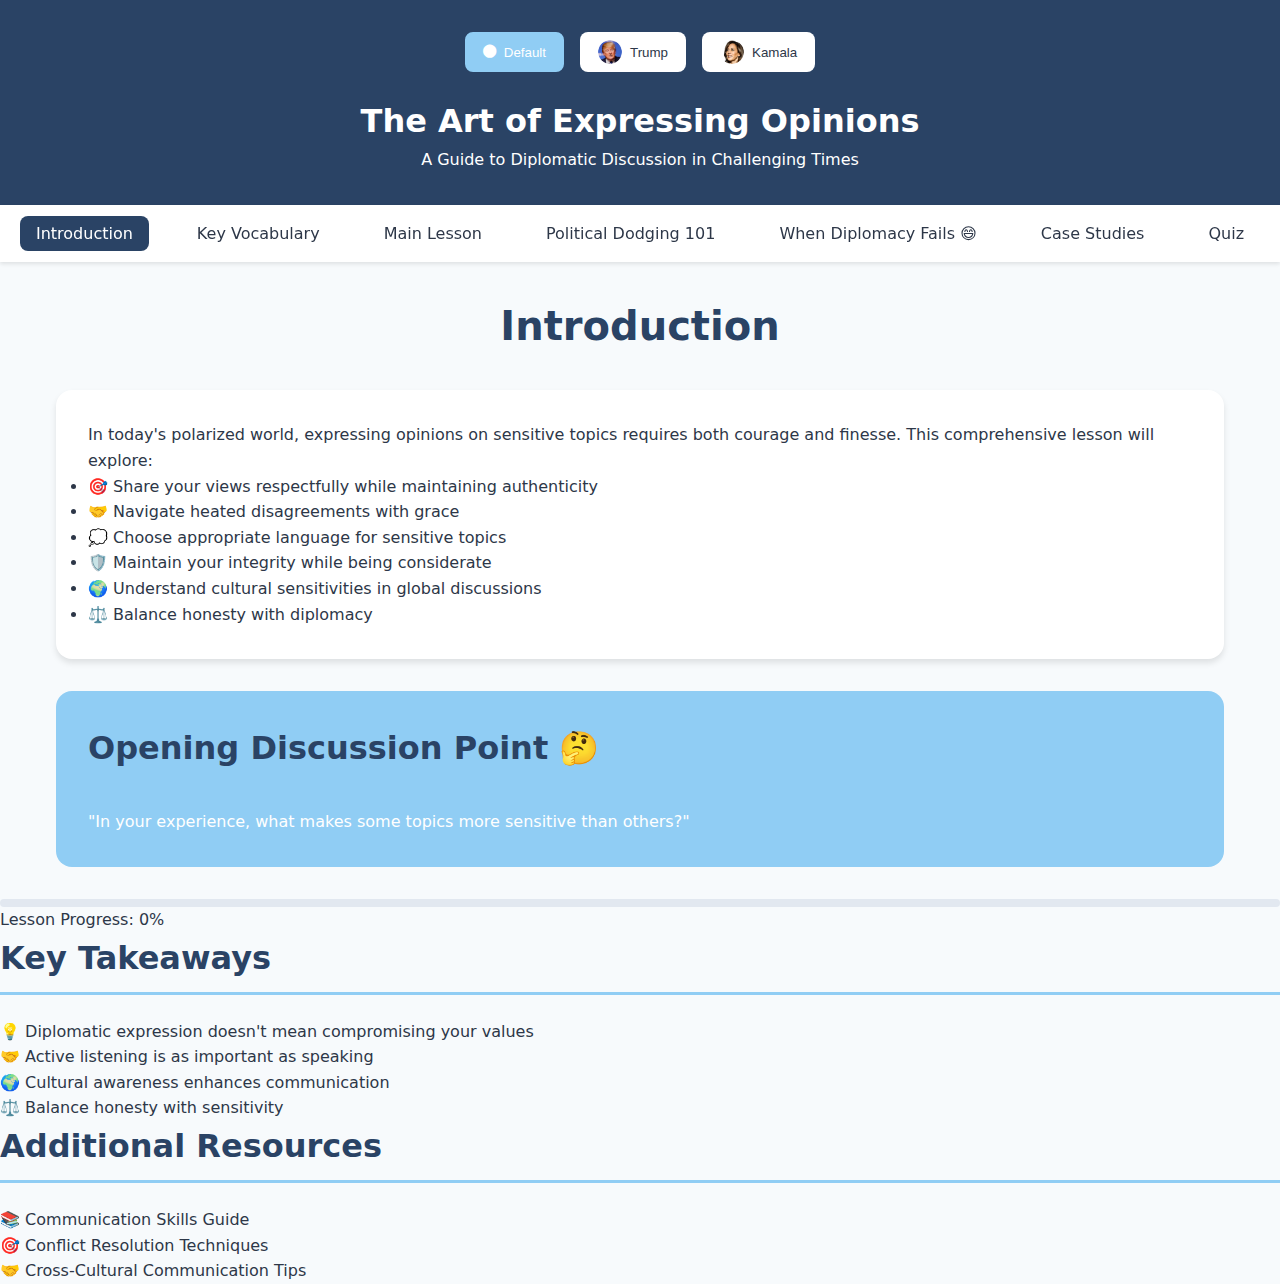
<file: index.html>
<!DOCTYPE html>
<html lang="en">
<head>
    <meta charset="UTF-8">
    <meta name="viewport" content="width=device-width, initial-scale=1.0">
    <title>Expressing Opinions Diplomatically</title>
    <link href="https://cdnjs.cloudflare.com/ajax/libs/font-awesome/6.0.0/css/all.min.css" rel="stylesheet">
    <link rel="stylesheet" href="styles.css">
    <script src="script.js" defer></script>
</head>
<body class="theme-default">
    <header>
        <div class="theme-toggles">
            <button id="default-theme" class="theme-btn active">
                <i class="fas fa-circle"></i> Default
            </button>
            <button id="trump-theme" class="theme-btn">
                <img src="trump.png" alt="Trump theme" /> Trump
            </button>
            <button id="harris-theme" class="theme-btn">
                <img src="kamala.png" alt="Harris theme" /> Kamala
            </button>
        </div>
        <h1>The Art of Expressing Opinions</h1>
        <p class="subtitle">A Guide to Diplomatic Discussion in Challenging Times</p>
    </header>

    <nav class="lesson-nav">
        <ul>
            <li><a href="#intro" class="active">Introduction</a></li>
            <li><a href="#vocabulary">Key Vocabulary</a></li>
            <li><a href="#main-lesson">Main Lesson</a></li>
            <li><a href="#political-dodging">Political Dodging 101</a></li>
            <li><a href="#diplomatic-fails">When Diplomacy Fails 😄</a></li>
            <li><a href="#case-studies">Case Studies</a></li>
            <li><a href="#quiz">Quiz</a></li>
        </ul>
    </nav>

    <main>
        <section id="intro" class="section active">
            <h2>Introduction</h2>
            <div class="content-card">
                <p>In today's polarized world, expressing opinions on sensitive topics requires both courage and finesse. This comprehensive lesson will explore:</p>
                <ul>
                    <li>🎯 Share your views respectfully while maintaining authenticity</li>
                    <li>🤝 Navigate heated disagreements with grace</li>
                    <li>💭 Choose appropriate language for sensitive topics</li>
                    <li>🛡️ Maintain your integrity while being considerate</li>
                    <li>🌍 Understand cultural sensitivities in global discussions</li>
                    <li>⚖️ Balance honesty with diplomacy</li>
                </ul>
            </div>

            <div class="discussion-question">
                <h3>Opening Discussion Point 🤔</h3>
                <p>"In your experience, what makes some topics more sensitive than others?"</p>
            </div>
        </section>

        <section id="vocabulary" class="section">
            <h2>Essential Vocabulary</h2>
            <div class="flashcard-container">
                <div class="flashcard">
                    <div class="front">
                        <h3>Contentious</h3>
                        <p>Click to reveal meaning</p>
                    </div>
                    <div class="back">
                        <p>Causing or likely to cause disagreement or argument</p>
                        <p>Example: "Immigration is often a contentious topic."</p>
                    </div>
                </div>
                
                <div class="flashcard">
                    <div class="front">
                        <h3>Diplomatic</h3>
                        <p>Click to reveal meaning</p>
                    </div>
                    <div class="back">
                        <p>Having or showing an ability to deal with people in a sensitive and tactful way</p>
                        <p>Example: "She gave a diplomatic response to the controversial question."</p>
                    </div>
                </div>

                <div class="flashcard">
                    <div class="front">
                        <h3>Nuanced</h3>
                        <p>Click to reveal meaning</p>
                    </div>
                    <div class="back">
                        <p>Characterized by subtle differences, variations, or distinctions</p>
                        <p>Example: "The issue requires a more nuanced approach."</p>
                    </div>
                </div>

                <div class="flashcard">
                    <div class="front">
                        <h3>Polarizing</h3>
                        <p>Click to reveal meaning</p>
                    </div>
                    <div class="back">
                        <p>Dividing people into sharply opposing groups</p>
                        <p>Example: "Social media can be a polarizing influence."</p>
                    </div>
                </div>

                <div class="flashcard">
                    <div class="front">
                        <h3>Rhetoric</h3>
                        <p>Click to reveal meaning</p>
                    </div>
                    <div class="back">
                        <p>Language designed to persuade or make an impact</p>
                        <p>Example: "The politician's rhetoric appealed to emotions rather than facts."</p>
                    </div>
                </div>

                <div class="flashcard">
                    <div class="front">
                        <h3>Discourse</h3>
                        <p>Click to reveal meaning</p>
                    </div>
                    <div class="back">
                        <p>Written or spoken communication or debate</p>
                        <p>Example: "We need more civil discourse in our political discussions."</p>
                    </div>
                </div>

                <div class="flashcard">
                    <div class="front">
                        <h3>Empathetic</h3>
                        <p>Click to reveal meaning</p>
                    </div>
                    <div class="back">
                        <p>Showing ability to understand and share others' feelings</p>
                        <p>Example: "An empathetic approach can help bridge differences."</p>
                    </div>
                </div>

                <div class="flashcard">
                    <div class="front">
                        <h3>Impartial</h3>
                        <p>Click to reveal meaning</p>
                    </div>
                    <div class="back">
                        <p>Treating all sides fairly and equally</p>
                        <p>Example: "The moderator remained impartial throughout the debate."</p>
                    </div>
                </div>

                <div class="flashcard">
                    <div class="front">
                        <h3>Substantiated</h3>
                        <p>Click to reveal meaning</p>
                    </div>
                    <div class="back">
                        <p>Supported or proven with evidence</p>
                        <p>Example: "Make sure your arguments are well-substantiated."</p>
                    </div>
                </div>

                <div class="flashcard">
                    <div class="front">
                        <h3>Inflammatory</h3>
                        <p>Click to reveal meaning</p>
                    </div>
                    <div class="back">
                        <p>Likely to cause anger or strong emotions</p>
                        <p>Example: "Avoid inflammatory language in sensitive discussions."</p>
                    </div>
                </div>
            </div>
        </section>

        <section id="main-lesson" class="section">
            <h2>Expressing Opinions Diplomatically</h2>
            
            <div class="content-card">
                <h3>Essential Diplomatic Phrases</h3>
                <div class="phrase-list">
                    <div class="phrase-item">
                        <p class="phrase">"In my experience..."</p>
                        <p class="explanation">Shows you're speaking from personal perspective, not universal truth</p>
                    </div>
                    <div class="phrase-item">
                        <p class="phrase">"I understand where you're coming from, and..."</p>
                        <p class="explanation">Acknowledges others' viewpoints before expressing yours</p>
                    </div>
                    <div class="phrase-item">
                        <p class="phrase">"While I see your point about X, I wonder if we might also consider..."</p>
                        <p class="explanation">Gentle way to introduce an alternative viewpoint</p>
                    </div>
                    <div class="phrase-item">
                        <p class="phrase">"This is a complex issue, and from my perspective..."</p>
                        <p class="explanation">Acknowledges nuance before stating opinion</p>
                    </div>
                    <div class="phrase-item">
                        <p class="phrase">"I appreciate you sharing that view. My thoughts on this are..."</p>
                        <p class="explanation">Shows respect before disagreeing</p>
                    </div>
                </div>
            </div>

            <div class="discussion-question">
                <h3>🤔 Discussion Point</h3>
                <p>Are there any opinions that should never be shared publicly?</p>
                <div class="think-about">
                    <p>Consider:</p>
                    <ul>
                        <li>Professional consequences</li>
                        <li>Personal relationships</li>
                        <li>Social harmony</li>
                        <li>Cultural sensitivities</li>
                        <li>Potential harm to vulnerable groups</li>
                    </ul>
                </div>
            </div>

            <div class="discussion-question">
                <h3>🌍 Cultural Perspective</h3>
                <p>How do different cultures approach disagreement and conflict?</p>
            </div>
        </section>

        <section id="political-dodging" class="section">
            <h2>Political Dodging 101 🎭</h2>
            <div class="content-card humor">
                <h3>The Art of Non-Answers</h3>
                <div class="technique-list">
                    <div class="technique">
                        <h4>1. The Classic Pivot 🔄</h4>
                        <p>Question: "Do you support X policy?"</p>
                        <p>Response: "What's really important is focusing on [completely different topic]..."</p>
                        <p class="explanation">Why it works: Redirects attention while appearing to engage</p>
                    </div>

                    <div class="technique">
                        <h4>2. The Bridge Builder 🌉</h4>
                        <p>Question: "Why did you vote against the bill?"</p>
                        <p>Response: "I'm glad you asked about legislation. Let me tell you about the bills I've supported..."</p>
                        <p class="explanation">Why it works: Creates a bridge to more favorable territory</p>
                    </div>

                    <div class="technique">
                        <h4>3. The Time Traveler ⏰</h4>
                        <p>Question: "What's your stance on current issue X?"</p>
                        <p>Response: "Let's look at the historical context... [discusses past events instead]"</p>
                        <p class="explanation">Why it works: Shifts focus to safer, historical ground</p>
                    </div>

                    <div class="technique">
                        <h4>4. The Question Flipper 🔄</h4>
                        <p>Question: "Why haven't you addressed issue Y?"</p>
                        <p>Response: "That's an interesting question. What are your thoughts on how we should approach this?"</p>
                        <p class="explanation">Why it works: Engages the questioner while avoiding direct response</p>
                    </div>

                    <div class="technique">
                        <h4>5. The Broader Context 🌐</h4>
                        <p>Question: "Did you make a mistake with Z?"</p>
                        <p>Response: "We need to look at the bigger picture here... [discusses general trends]"</p>
                        <p class="explanation">Why it works: Dilutes specific criticism in broader context</p>
                    </div>
                </div>
            </div>

            <div class="discussion-question">
                <h3>💭 Ethics Check</h3>
                <p>When is it acceptable to dodge a question, and when is it our responsibility to give a direct answer?</p>
            </div>
        </section>

        <section id="case-studies" class="section">
            <h2>Real-World Scenarios</h2>
            
            <div class="case-study workplace">
                <h3>🏢 The Lunch Break Debate</h3>
                <div class="scenario-card">
                    <div class="situation">
                        <h4>Scenario:</h4>
                        <p>During a lunch break, your colleague James suddenly announces: "Nobody can convince me otherwise - pineapple absolutely belongs on pizza. Anyone who disagrees is just wrong!"</p>
                        <p>The room tenses up. Half your colleagues are Italian. You can see them gripping their authentic pasta containers a little tighter...</p>
                    </div>
                    
                    <div class="approaches">
                        <h4>Possible Approaches:</h4>
                        <div class="approach good">
                            <h5>✅ Diplomatic Response:</h5>
                            <p>"Food preferences are really fascinating! Different cultures have such varied culinary traditions. I once had a pizza in Japan with mayonnaise on it - really shows how tastes can evolve differently around the world."</p>
                            <p class="why-it-works">Why it works: Redirects the conversation to cultural appreciation while defusing tension with a light-hearted example.</p>
                        </div>
                        
                        <div class="approach bad">
                            <h5>❌ What Not to Say:</h5>
                            <p>"Actually, authentic Italian pizza never includes..."</p>
                            <p class="why-it-fails">Why it fails: Escalates the conflict and invalidates personal preferences.</p>
                        </div>
                    </div>
                </div>
            </div>
        
            <div class="case-study social-media">
                <h3>📱 The Social Media Minefield</h3>
                <div class="scenario-card">
                    <div class="situation">
                        <h4>Scenario:</h4>
                        <p>Your family member posts a controversial political article on social media and tags you, asking for your thoughts. The comment section is already becoming heated, and you notice your boss and colleagues are connected to your profile.</p>
                    </div>
                    
                    <div class="approaches">
                        <h4>Diplomatic Solutions:</h4>
                        <ol class="solution-steps">
                            <li>Acknowledge privately: Message your family member directly</li>
                            <li>Redirect publicly: "Interesting topic - I find these issues are best discussed in person over coffee! ☕"</li>
                            <li>Follow up: Suggest a private conversation where views can be expressed more fully</li>
                        </ol>
                        
                        <div class="key-principle">
                            <h5>Key Principle:</h5>
                            <p>Public forums aren't always the best place for nuanced discussions of complex issues.</p>
                        </div>
                    </div>
                </div>
            </div>
        
            <div class="case-study global">
                <h3>🌍 The International Video Call</h3>
                <div class="scenario-card">
                    <div class="situation">
                        <h4>Scenario:</h4>
                        <p>During a global team meeting, a colleague from another country expresses views about gender roles that conflict with your company's equality policies. Several team members look uncomfortable.</p>
                    </div>
                    
                    <div class="approaches">
                        <h4>Professional Response Strategy:</h4>
                        <div class="strategy-steps">
                            <div class="step">
                                <h5>Immediate Response:</h5>
                                <p>"Thank you for sharing your perspective. In our global company, we work with many different cultural viewpoints while maintaining our core value of equality."</p>
                            </div>
                            
                            <div class="step">
                                <h5>Follow-up Action:</h5>
                                <p>Schedule a private discussion about company policies and cultural sensitivity</p>
                            </div>
                        </div>
                    </div>
                </div>
            </div>
        
            <div class="case-study customer-service">
                <h3>🎭 The Customer Service Saga</h3>
                <div class="scenario-card funny">
                    <div class="situation">
                        <h4>Scenario:</h4>
                        <p>A customer insists that the Earth is flat and demands a refund on their globe purchase, claiming false advertising. They've brought a spirit level to prove their point.</p>
                    </div>
                    
                    <div class="approaches">
                        <h4>How to Handle (Without Losing Your Mind):</h4>
                        <div class="approach diplomatic">
                            <h5>Professional Response:</h5>
                            <p>"I understand you have concerns about our product's accuracy. Let me explain our return policy..."</p>
                        </div>
                        
                        <div class="approach what-you-want-to-say">
                            <h5>What You're Thinking: 🤐</h5>
                            <p>"Sir, if the Earth were flat, cats would have pushed everything off the edge by now."</p>
                        </div>
                        
                        <div class="actual-solution">
                            <h5>Actual Solution:</h5>
                            <p>Process the return while diplomatically avoiding any debate about planetary geometry.</p>
                            <p class="lesson-learned">Sometimes the most diplomatic solution is simply completing the transaction and writing a very interesting entry in your daily work journal.</p>
                        </div>
                    </div>
                </div>
            </div>
        </section>

        <section id="diplomatic-fails" class="section">
            <h2>🎭 When Diplomacy Goes Wrong (Hilariously)</h2>
            
            <div class="content-card humor-card">
                <h3>Famous "Foot-in-Mouth" Moments</h3>
                
                <div class="fail-example">
                    <h4>🎤 The Classic Interview Dodge</h4>
                    <div class="scenario">
                        <p class="question">"Minister, why has the budget doubled?"</p>
                        <p class="response">"Let me tell you about my grandmother's wonderful cookie recipe..."</p>
                        <p class="reality-check">Reality: Everyone noticed. Nobody got cookies.</p>
                    </div>
                </div>
        
                <div class="fail-example">
                    <h4>💼 The Office Meeting Special</h4>
                    <div class="scenario">
                        <p class="question">"What happened to the project deadline?"</p>
                        <p class="response">"Well, you see, quantum physics suggests time is relative..."</p>
                        <p class="reality-check">Reality: Einstein couldn't save this one.</p>
                    </div>
                </div>
        
                <div class="fail-example">
                    <h4>🎪 The Public Speaking Circus</h4>
                    <div class="scenario">
                        <p class="situation">"Let's address the elephant in the room..."</p>
                        <p class="reality-check">*Looks directly at person wearing gray*</p>
                    </div>
                </div>
        
                <div class="emergency-kit">
                    <h4>🚨 Emergency Diplomatic Phrases (Use With Caution)</h4>
                    <ul class="funny-phrases">
                        <li>"That's above my pay grade... which reminds me, about that raise..."</li>
                        <li>"Let me circle back to that... *starts walking in actual circles*"</li>
                        <li>"I'm glad you brought that up... I wish you hadn't, but I'm pretending to be glad."</li>
                        <li>"Let's put a pin in that... *frantically searches for actual pin*"</li>
                    </ul>
                </div>
        
                <div class="translation-guide">
                    <h3>🎭 What They Say vs. What They Mean</h3>
                    <div class="translation-item">
                        <p class="diplomatic">"We should consider all perspectives..."</p>
                        <p class="reality">Translation: "Your idea is terrible but I'm too polite to say it."</p>
                    </div>
                    <div class="translation-item">
                        <p class="diplomatic">"Let's table this discussion..."</p>
                        <p class="reality">Translation: "I'd rather fight a bear than continue this conversation."</p>
                    </div>
                    <div class="translation-item">
                        <p class="diplomatic">"That's an interesting approach..."</p>
                        <p class="reality">Translation: "What planet are you from?"</p>
                    </div>
                </div>
        
                <div class="survival-tips">
                    <h4>🦮 Survival Tips for Awkward Situations</h4>
                    <ul class="funny-tips">
                        <li>When in doubt, pretend your Zoom froze</li>
                        <li>Master the art of the strategic coffee sip</li>
                        <li>Develop a mysterious cough that only appears during difficult questions</li>
                        <li>Perfect the "thoughtful nod" while internally panicking</li>
                    </ul>
                </div>
            </div>
        </section>

        <section id="quiz" class="section">
            <h2>Knowledge Check</h2>
            <div class="quiz-container">
                <div class="quiz-question">
                    <p>1. Which phrase is most diplomatic when disagreeing?</p>
                    <div class="options">
                        <button class="option">A) "You're wrong because..."</button>
                        <button class="option">B) "I see your point, however..."</button>
                        <button class="option">C) "Actually, that's not correct..."</button>
                        <button class="option">D) "No offense, but..."</button>
                    </div>
                </div>

                <div class="quiz-question">
                    <p>2. What is the best approach when discussing a sensitive topic?</p>
                    <div class="options">
                        <button class="option">A) State your opinion immediately and firmly</button>
                        <button class="option">B) Avoid the topic entirely</button>
                        <button class="option">C) Listen first, then acknowledge others' views before sharing yours</button>
                        <button class="option">D) Change the subject quickly</button>
                    </div>
                </div>

                <div class="quiz-question">
                    <p>3. Which technique is most effective for maintaining relationships while disagreeing?</p>
                    <div class="options">
                        <button class="option">A) Finding common ground before addressing differences</button>
                        <button class="option">B) Stating facts without considering emotions</button>
                        <button class="option">C) Avoiding all potential conflicts</button>
                        <button class="option">D) Using humor to dismiss opposing views</button>
                    </div>
                </div>

                <div class="quiz-question">
                    <p>4. When is it appropriate to use the "political dodge" technique?</p>
                    <div class="options">
                        <button class="option">A) Whenever you disagree with someone</button>
                        <button class="option">B) When addressing sensitive workplace topics</button>
                        <button class="option">C) Never, honesty is always best</button>
                        <button class="option">D) When a direct answer could harm relationships or careers</button>
                    </div>
                </div>

                <div class="quiz-question">
                    <p>5. What's the best way to express disagreement with a popular opinion?</p>
                    <div class="options">
                        <button class="option">A) Wait for someone else to disagree first</button>
                        <button class="option">B) Express your view with supporting evidence and respect</button>
                        <button class="option">C) Stay silent to avoid conflict</button>
                        <button class="option">D) Use anonymous online platforms</button>
                    </div>
                </div>
            </div>
        </section>
    </main>

    <footer>
        <div class="progress-bar">
            <div class="progress"></div>
        </div>
        <p>Lesson Progress: <span id="progress-text">0%</span></p>
        </div>

        <div class="final-thoughts">
            <h3>Key Takeaways</h3>
            <ul>
                <li>💡 Diplomatic expression doesn't mean compromising your values</li>
                <li>🤝 Active listening is as important as speaking</li>
                <li>🌍 Cultural awareness enhances communication</li>
                <li>⚖️ Balance honesty with sensitivity</li>
            </ul>
        </div>

        <div class="resources">
            <h3>Additional Resources</h3>
            <ul>
                <li>📚 Communication Skills Guide</li>
                <li>🎯 Conflict Resolution Techniques</li>
                <li>🤝 Cross-Cultural Communication Tips</li>
            </ul>
        </div>
    </footer>

    <div class="popup" id="definition-popup">
        <div class="popup-content">
            <h3>Definition</h3>
            <p id="definition-text"></p>
            <button class="close-btn">×</button>
        </div>
    </div>

    <div class="popup" id="quiz-results">
        <div class="popup-content">
            <h3>Quiz Results</h3>
            <div id="results-content"></div>
            <button class="retry-btn">Try Again</button>
            <button class="close-btn">×</button>
        </div>
    </div>
</body>
</html>
</file>
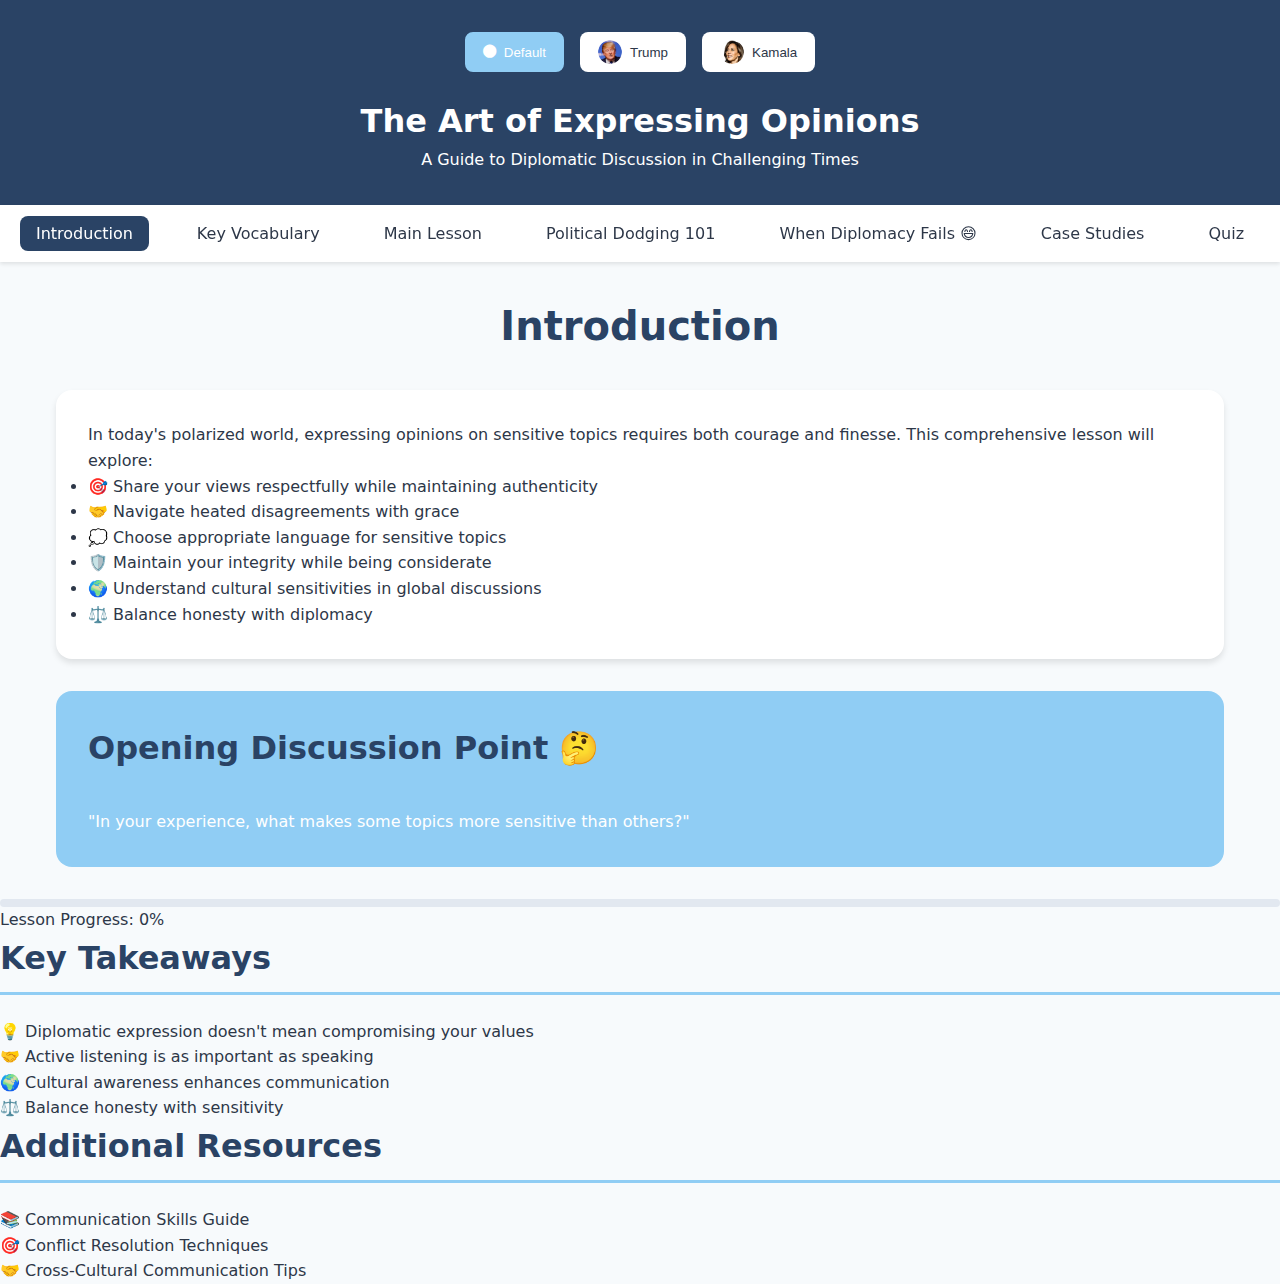
<file: opinions.html>
<!DOCTYPE html>
<html lang="en">
<head>
    <meta charset="UTF-8">
    <meta name="viewport" content="width=device-width, initial-scale=1.0">
    <title>Expressing Opinions Diplomatically</title>
    <link href="https://cdnjs.cloudflare.com/ajax/libs/font-awesome/6.0.0/css/all.min.css" rel="stylesheet">
    <link rel="stylesheet" href="styles.css">
    <script src="script.js" defer></script>
</head>
<body class="theme-default">
    <header>
        <div class="theme-toggles">
            <button id="default-theme" class="theme-btn active">
                <i class="fas fa-circle"></i> Default
            </button>
            <button id="trump-theme" class="theme-btn">
                <img src="trump.png" alt="Trump theme" /> Trump
            </button>
            <button id="harris-theme" class="theme-btn">
                <img src="kamala.png" alt="Harris theme" /> Kamala
            </button>
        </div>
        <h1>The Art of Expressing Opinions</h1>
        <p class="subtitle">A Guide to Diplomatic Discussion in Challenging Times</p>
    </header>

    <nav class="lesson-nav">
        <ul>
            <li><a href="#intro" class="active">Introduction</a></li>
            <li><a href="#vocabulary">Key Vocabulary</a></li>
            <li><a href="#main-lesson">Main Lesson</a></li>
            <li><a href="#political-dodging">Political Dodging 101</a></li>
            <li><a href="#diplomatic-fails">When Diplomacy Fails 😄</a></li>
            <li><a href="#case-studies">Case Studies</a></li>
            <li><a href="#quiz">Quiz</a></li>
        </ul>
    </nav>

    <main>
        <section id="intro" class="section active">
            <h2>Introduction</h2>
            <div class="content-card">
                <p>In today's polarized world, expressing opinions on sensitive topics requires both courage and finesse. This comprehensive lesson will explore:</p>
                <ul>
                    <li>🎯 Share your views respectfully while maintaining authenticity</li>
                    <li>🤝 Navigate heated disagreements with grace</li>
                    <li>💭 Choose appropriate language for sensitive topics</li>
                    <li>🛡️ Maintain your integrity while being considerate</li>
                    <li>🌍 Understand cultural sensitivities in global discussions</li>
                    <li>⚖️ Balance honesty with diplomacy</li>
                </ul>
            </div>

            <div class="discussion-question">
                <h3>Opening Discussion Point 🤔</h3>
                <p>"In your experience, what makes some topics more sensitive than others?"</p>
            </div>
        </section>

        <section id="vocabulary" class="section">
            <h2>Essential Vocabulary</h2>
            <div class="flashcard-container">
                <div class="flashcard">
                    <div class="front">
                        <h3>Contentious</h3>
                        <p>Click to reveal meaning</p>
                    </div>
                    <div class="back">
                        <p>Causing or likely to cause disagreement or argument</p>
                        <p>Example: "Immigration is often a contentious topic."</p>
                    </div>
                </div>
                
                <div class="flashcard">
                    <div class="front">
                        <h3>Diplomatic</h3>
                        <p>Click to reveal meaning</p>
                    </div>
                    <div class="back">
                        <p>Having or showing an ability to deal with people in a sensitive and tactful way</p>
                        <p>Example: "She gave a diplomatic response to the controversial question."</p>
                    </div>
                </div>

                <div class="flashcard">
                    <div class="front">
                        <h3>Nuanced</h3>
                        <p>Click to reveal meaning</p>
                    </div>
                    <div class="back">
                        <p>Characterized by subtle differences, variations, or distinctions</p>
                        <p>Example: "The issue requires a more nuanced approach."</p>
                    </div>
                </div>

                <div class="flashcard">
                    <div class="front">
                        <h3>Polarizing</h3>
                        <p>Click to reveal meaning</p>
                    </div>
                    <div class="back">
                        <p>Dividing people into sharply opposing groups</p>
                        <p>Example: "Social media can be a polarizing influence."</p>
                    </div>
                </div>

                <div class="flashcard">
                    <div class="front">
                        <h3>Rhetoric</h3>
                        <p>Click to reveal meaning</p>
                    </div>
                    <div class="back">
                        <p>Language designed to persuade or make an impact</p>
                        <p>Example: "The politician's rhetoric appealed to emotions rather than facts."</p>
                    </div>
                </div>

                <div class="flashcard">
                    <div class="front">
                        <h3>Discourse</h3>
                        <p>Click to reveal meaning</p>
                    </div>
                    <div class="back">
                        <p>Written or spoken communication or debate</p>
                        <p>Example: "We need more civil discourse in our political discussions."</p>
                    </div>
                </div>

                <div class="flashcard">
                    <div class="front">
                        <h3>Empathetic</h3>
                        <p>Click to reveal meaning</p>
                    </div>
                    <div class="back">
                        <p>Showing ability to understand and share others' feelings</p>
                        <p>Example: "An empathetic approach can help bridge differences."</p>
                    </div>
                </div>

                <div class="flashcard">
                    <div class="front">
                        <h3>Impartial</h3>
                        <p>Click to reveal meaning</p>
                    </div>
                    <div class="back">
                        <p>Treating all sides fairly and equally</p>
                        <p>Example: "The moderator remained impartial throughout the debate."</p>
                    </div>
                </div>

                <div class="flashcard">
                    <div class="front">
                        <h3>Substantiated</h3>
                        <p>Click to reveal meaning</p>
                    </div>
                    <div class="back">
                        <p>Supported or proven with evidence</p>
                        <p>Example: "Make sure your arguments are well-substantiated."</p>
                    </div>
                </div>

                <div class="flashcard">
                    <div class="front">
                        <h3>Inflammatory</h3>
                        <p>Click to reveal meaning</p>
                    </div>
                    <div class="back">
                        <p>Likely to cause anger or strong emotions</p>
                        <p>Example: "Avoid inflammatory language in sensitive discussions."</p>
                    </div>
                </div>
            </div>
        </section>

        <section id="main-lesson" class="section">
            <h2>Expressing Opinions Diplomatically</h2>
            
            <div class="content-card">
                <h3>Essential Diplomatic Phrases</h3>
                <div class="phrase-list">
                    <div class="phrase-item">
                        <p class="phrase">"In my experience..."</p>
                        <p class="explanation">Shows you're speaking from personal perspective, not universal truth</p>
                    </div>
                    <div class="phrase-item">
                        <p class="phrase">"I understand where you're coming from, and..."</p>
                        <p class="explanation">Acknowledges others' viewpoints before expressing yours</p>
                    </div>
                    <div class="phrase-item">
                        <p class="phrase">"While I see your point about X, I wonder if we might also consider..."</p>
                        <p class="explanation">Gentle way to introduce an alternative viewpoint</p>
                    </div>
                    <div class="phrase-item">
                        <p class="phrase">"This is a complex issue, and from my perspective..."</p>
                        <p class="explanation">Acknowledges nuance before stating opinion</p>
                    </div>
                    <div class="phrase-item">
                        <p class="phrase">"I appreciate you sharing that view. My thoughts on this are..."</p>
                        <p class="explanation">Shows respect before disagreeing</p>
                    </div>
                </div>
            </div>

            <div class="discussion-question">
                <h3>🤔 Discussion Point</h3>
                <p>Are there any opinions that should never be shared publicly?</p>
                <div class="think-about">
                    <p>Consider:</p>
                    <ul>
                        <li>Professional consequences</li>
                        <li>Personal relationships</li>
                        <li>Social harmony</li>
                        <li>Cultural sensitivities</li>
                        <li>Potential harm to vulnerable groups</li>
                    </ul>
                </div>
            </div>

            <div class="discussion-question">
                <h3>🌍 Cultural Perspective</h3>
                <p>How do different cultures approach disagreement and conflict?</p>
            </div>
        </section>

        <section id="political-dodging" class="section">
            <h2>Political Dodging 101 🎭</h2>
            <div class="content-card humor">
                <h3>The Art of Non-Answers</h3>
                <div class="technique-list">
                    <div class="technique">
                        <h4>1. The Classic Pivot 🔄</h4>
                        <p>Question: "Do you support X policy?"</p>
                        <p>Response: "What's really important is focusing on [completely different topic]..."</p>
                        <p class="explanation">Why it works: Redirects attention while appearing to engage</p>
                    </div>

                    <div class="technique">
                        <h4>2. The Bridge Builder 🌉</h4>
                        <p>Question: "Why did you vote against the bill?"</p>
                        <p>Response: "I'm glad you asked about legislation. Let me tell you about the bills I've supported..."</p>
                        <p class="explanation">Why it works: Creates a bridge to more favorable territory</p>
                    </div>

                    <div class="technique">
                        <h4>3. The Time Traveler ⏰</h4>
                        <p>Question: "What's your stance on current issue X?"</p>
                        <p>Response: "Let's look at the historical context... [discusses past events instead]"</p>
                        <p class="explanation">Why it works: Shifts focus to safer, historical ground</p>
                    </div>

                    <div class="technique">
                        <h4>4. The Question Flipper 🔄</h4>
                        <p>Question: "Why haven't you addressed issue Y?"</p>
                        <p>Response: "That's an interesting question. What are your thoughts on how we should approach this?"</p>
                        <p class="explanation">Why it works: Engages the questioner while avoiding direct response</p>
                    </div>

                    <div class="technique">
                        <h4>5. The Broader Context 🌐</h4>
                        <p>Question: "Did you make a mistake with Z?"</p>
                        <p>Response: "We need to look at the bigger picture here... [discusses general trends]"</p>
                        <p class="explanation">Why it works: Dilutes specific criticism in broader context</p>
                    </div>
                </div>
            </div>

            <div class="discussion-question">
                <h3>💭 Ethics Check</h3>
                <p>When is it acceptable to dodge a question, and when is it our responsibility to give a direct answer?</p>
            </div>
        </section>

        <section id="case-studies" class="section">
            <h2>Real-World Scenarios</h2>
            
            <div class="case-study workplace">
                <h3>🏢 The Lunch Break Debate</h3>
                <div class="scenario-card">
                    <div class="situation">
                        <h4>Scenario:</h4>
                        <p>During a lunch break, your colleague James suddenly announces: "Nobody can convince me otherwise - pineapple absolutely belongs on pizza. Anyone who disagrees is just wrong!"</p>
                        <p>The room tenses up. Half your colleagues are Italian. You can see them gripping their authentic pasta containers a little tighter...</p>
                    </div>
                    
                    <div class="approaches">
                        <h4>Possible Approaches:</h4>
                        <div class="approach good">
                            <h5>✅ Diplomatic Response:</h5>
                            <p>"Food preferences are really fascinating! Different cultures have such varied culinary traditions. I once had a pizza in Japan with mayonnaise on it - really shows how tastes can evolve differently around the world."</p>
                            <p class="why-it-works">Why it works: Redirects the conversation to cultural appreciation while defusing tension with a light-hearted example.</p>
                        </div>
                        
                        <div class="approach bad">
                            <h5>❌ What Not to Say:</h5>
                            <p>"Actually, authentic Italian pizza never includes..."</p>
                            <p class="why-it-fails">Why it fails: Escalates the conflict and invalidates personal preferences.</p>
                        </div>
                    </div>
                </div>
            </div>
        
            <div class="case-study social-media">
                <h3>📱 The Social Media Minefield</h3>
                <div class="scenario-card">
                    <div class="situation">
                        <h4>Scenario:</h4>
                        <p>Your family member posts a controversial political article on social media and tags you, asking for your thoughts. The comment section is already becoming heated, and you notice your boss and colleagues are connected to your profile.</p>
                    </div>
                    
                    <div class="approaches">
                        <h4>Diplomatic Solutions:</h4>
                        <ol class="solution-steps">
                            <li>Acknowledge privately: Message your family member directly</li>
                            <li>Redirect publicly: "Interesting topic - I find these issues are best discussed in person over coffee! ☕"</li>
                            <li>Follow up: Suggest a private conversation where views can be expressed more fully</li>
                        </ol>
                        
                        <div class="key-principle">
                            <h5>Key Principle:</h5>
                            <p>Public forums aren't always the best place for nuanced discussions of complex issues.</p>
                        </div>
                    </div>
                </div>
            </div>
        
            <div class="case-study global">
                <h3>🌍 The International Video Call</h3>
                <div class="scenario-card">
                    <div class="situation">
                        <h4>Scenario:</h4>
                        <p>During a global team meeting, a colleague from another country expresses views about gender roles that conflict with your company's equality policies. Several team members look uncomfortable.</p>
                    </div>
                    
                    <div class="approaches">
                        <h4>Professional Response Strategy:</h4>
                        <div class="strategy-steps">
                            <div class="step">
                                <h5>Immediate Response:</h5>
                                <p>"Thank you for sharing your perspective. In our global company, we work with many different cultural viewpoints while maintaining our core value of equality."</p>
                            </div>
                            
                            <div class="step">
                                <h5>Follow-up Action:</h5>
                                <p>Schedule a private discussion about company policies and cultural sensitivity</p>
                            </div>
                        </div>
                    </div>
                </div>
            </div>
        
            <div class="case-study customer-service">
                <h3>🎭 The Customer Service Saga</h3>
                <div class="scenario-card funny">
                    <div class="situation">
                        <h4>Scenario:</h4>
                        <p>A customer insists that the Earth is flat and demands a refund on their globe purchase, claiming false advertising. They've brought a spirit level to prove their point.</p>
                    </div>
                    
                    <div class="approaches">
                        <h4>How to Handle (Without Losing Your Mind):</h4>
                        <div class="approach diplomatic">
                            <h5>Professional Response:</h5>
                            <p>"I understand you have concerns about our product's accuracy. Let me explain our return policy..."</p>
                        </div>
                        
                        <div class="approach what-you-want-to-say">
                            <h5>What You're Thinking: 🤐</h5>
                            <p>"Sir, if the Earth were flat, cats would have pushed everything off the edge by now."</p>
                        </div>
                        
                        <div class="actual-solution">
                            <h5>Actual Solution:</h5>
                            <p>Process the return while diplomatically avoiding any debate about planetary geometry.</p>
                            <p class="lesson-learned">Sometimes the most diplomatic solution is simply completing the transaction and writing a very interesting entry in your daily work journal.</p>
                        </div>
                    </div>
                </div>
            </div>
        </section>

        <section id="diplomatic-fails" class="section">
            <h2>🎭 When Diplomacy Goes Wrong (Hilariously)</h2>
            
            <div class="content-card humor-card">
                <h3>Famous "Foot-in-Mouth" Moments</h3>
                
                <div class="fail-example">
                    <h4>🎤 The Classic Interview Dodge</h4>
                    <div class="scenario">
                        <p class="question">"Minister, why has the budget doubled?"</p>
                        <p class="response">"Let me tell you about my grandmother's wonderful cookie recipe..."</p>
                        <p class="reality-check">Reality: Everyone noticed. Nobody got cookies.</p>
                    </div>
                </div>
        
                <div class="fail-example">
                    <h4>💼 The Office Meeting Special</h4>
                    <div class="scenario">
                        <p class="question">"What happened to the project deadline?"</p>
                        <p class="response">"Well, you see, quantum physics suggests time is relative..."</p>
                        <p class="reality-check">Reality: Einstein couldn't save this one.</p>
                    </div>
                </div>
        
                <div class="fail-example">
                    <h4>🎪 The Public Speaking Circus</h4>
                    <div class="scenario">
                        <p class="situation">"Let's address the elephant in the room..."</p>
                        <p class="reality-check">*Looks directly at person wearing gray*</p>
                    </div>
                </div>
        
                <div class="emergency-kit">
                    <h4>🚨 Emergency Diplomatic Phrases (Use With Caution)</h4>
                    <ul class="funny-phrases">
                        <li>"That's above my pay grade... which reminds me, about that raise..."</li>
                        <li>"Let me circle back to that... *starts walking in actual circles*"</li>
                        <li>"I'm glad you brought that up... I wish you hadn't, but I'm pretending to be glad."</li>
                        <li>"Let's put a pin in that... *frantically searches for actual pin*"</li>
                    </ul>
                </div>
        
                <div class="translation-guide">
                    <h3>🎭 What They Say vs. What They Mean</h3>
                    <div class="translation-item">
                        <p class="diplomatic">"We should consider all perspectives..."</p>
                        <p class="reality">Translation: "Your idea is terrible but I'm too polite to say it."</p>
                    </div>
                    <div class="translation-item">
                        <p class="diplomatic">"Let's table this discussion..."</p>
                        <p class="reality">Translation: "I'd rather fight a bear than continue this conversation."</p>
                    </div>
                    <div class="translation-item">
                        <p class="diplomatic">"That's an interesting approach..."</p>
                        <p class="reality">Translation: "What planet are you from?"</p>
                    </div>
                </div>
        
                <div class="survival-tips">
                    <h4>🦮 Survival Tips for Awkward Situations</h4>
                    <ul class="funny-tips">
                        <li>When in doubt, pretend your Zoom froze</li>
                        <li>Master the art of the strategic coffee sip</li>
                        <li>Develop a mysterious cough that only appears during difficult questions</li>
                        <li>Perfect the "thoughtful nod" while internally panicking</li>
                    </ul>
                </div>
            </div>
        </section>

        <section id="quiz" class="section">
            <h2>Knowledge Check</h2>
            <div class="quiz-container">
                <div class="quiz-question">
                    <p>1. Which phrase is most diplomatic when disagreeing?</p>
                    <div class="options">
                        <button class="option">A) "You're wrong because..."</button>
                        <button class="option">B) "I see your point, however..."</button>
                        <button class="option">C) "Actually, that's not correct..."</button>
                        <button class="option">D) "No offense, but..."</button>
                    </div>
                </div>

                <div class="quiz-question">
                    <p>2. What is the best approach when discussing a sensitive topic?</p>
                    <div class="options">
                        <button class="option">A) State your opinion immediately and firmly</button>
                        <button class="option">B) Avoid the topic entirely</button>
                        <button class="option">C) Listen first, then acknowledge others' views before sharing yours</button>
                        <button class="option">D) Change the subject quickly</button>
                    </div>
                </div>

                <div class="quiz-question">
                    <p>3. Which technique is most effective for maintaining relationships while disagreeing?</p>
                    <div class="options">
                        <button class="option">A) Finding common ground before addressing differences</button>
                        <button class="option">B) Stating facts without considering emotions</button>
                        <button class="option">C) Avoiding all potential conflicts</button>
                        <button class="option">D) Using humor to dismiss opposing views</button>
                    </div>
                </div>

                <div class="quiz-question">
                    <p>4. When is it appropriate to use the "political dodge" technique?</p>
                    <div class="options">
                        <button class="option">A) Whenever you disagree with someone</button>
                        <button class="option">B) When addressing sensitive workplace topics</button>
                        <button class="option">C) Never, honesty is always best</button>
                        <button class="option">D) When a direct answer could harm relationships or careers</button>
                    </div>
                </div>

                <div class="quiz-question">
                    <p>5. What's the best way to express disagreement with a popular opinion?</p>
                    <div class="options">
                        <button class="option">A) Wait for someone else to disagree first</button>
                        <button class="option">B) Express your view with supporting evidence and respect</button>
                        <button class="option">C) Stay silent to avoid conflict</button>
                        <button class="option">D) Use anonymous online platforms</button>
                    </div>
                </div>
            </div>
        </section>
    </main>

    <footer>
        <div class="progress-bar">
            <div class="progress"></div>
        </div>
        <p>Lesson Progress: <span id="progress-text">0%</span></p>
        </div>

        <div class="final-thoughts">
            <h3>Key Takeaways</h3>
            <ul>
                <li>💡 Diplomatic expression doesn't mean compromising your values</li>
                <li>🤝 Active listening is as important as speaking</li>
                <li>🌍 Cultural awareness enhances communication</li>
                <li>⚖️ Balance honesty with sensitivity</li>
            </ul>
        </div>

        <div class="resources">
            <h3>Additional Resources</h3>
            <ul>
                <li>📚 Communication Skills Guide</li>
                <li>🎯 Conflict Resolution Techniques</li>
                <li>🤝 Cross-Cultural Communication Tips</li>
            </ul>
        </div>
    </footer>

    <div class="popup" id="definition-popup">
        <div class="popup-content">
            <h3>Definition</h3>
            <p id="definition-text"></p>
            <button class="close-btn">×</button>
        </div>
    </div>

    <div class="popup" id="quiz-results">
        <div class="popup-content">
            <h3>Quiz Results</h3>
            <div id="results-content"></div>
            <button class="retry-btn">Try Again</button>
            <button class="close-btn">×</button>
        </div>
    </div>
</body>
</html>
</file>
<file: styles.css>
/* Base Variables */
:root {
    /* Default Theme */
    --primary-color: #2a4365;
    --secondary-color: #4299e1;
    --accent-color: #90cdf4;
    --text-color: #2d3748;
    --bg-color: #f7fafc;
    --card-bg: #ffffff;
    --hover-color: #2b6cb0;
    --border-color: #e2e8f0;
    --shadow-color: rgba(0, 0, 0, 0.1);
  }
  
  /* Trump Theme */
  .theme-trump {
    --primary-color: #c53030;
    --secondary-color: #e53e3e;
    --accent-color: #fc8181;
    --text-color: #2d3748;
    --bg-color: #fff5f5;
    --card-bg: #ffffff;
    --hover-color: #9b2c2c;
    --border-color: #fed7d7;
    --shadow-color: rgba(197, 48, 48, 0.1);
  }
  
  /* Harris Theme */
  .theme-harris {
    --primary-color: #44337a;
    --secondary-color: #6b46c1;
    --accent-color: #9f7aea;
    --text-color: #2d3748;
    --bg-color: #faf5ff;
    --card-bg: #ffffff;
    --hover-color: #553c9a;
    --border-color: #e9d8fd;
    --shadow-color: rgba(107, 70, 193, 0.1);
  }
  
  /* Reset and Base Styles */
  * {
    margin: 0;
    padding: 0;
    box-sizing: border-box;
  }
  
  body {
    font-family: 'Inter', system-ui, -apple-system, sans-serif;
    line-height: 1.6;
    color: var(--text-color);
    background-color: var(--bg-color);
    transition: all 0.3s ease;
  }
  
  /* Header Styles */
  header {
    background-color: var(--primary-color);
    color: white;
    padding: 2rem;
    text-align: center;
    box-shadow: 0 4px 6px var(--shadow-color);
  }
  
  .theme-toggles {
    display: flex;
    justify-content: center;
    gap: 1rem;
    margin-bottom: 1.5rem;
  }
  
  .theme-btn {
    padding: 0.5rem 1rem;
    border: 2px solid transparent;
    border-radius: 0.5rem;
    background-color: var(--card-bg);
    color: var(--text-color);
    cursor: pointer;
    transition: all 0.2s ease;
    display: flex;
    align-items: center;
    gap: 0.5rem;
  }
  
  .theme-btn:hover {
    transform: translateY(-2px);
    box-shadow: 0 2px 4px var(--shadow-color);
  }
  
  .theme-btn.active {
    border-color: var(--accent-color);
    background-color: var(--accent-color);
    color: white;
  }
  
  /* Navigation Styles */
  .lesson-nav {
    background-color: var(--card-bg);
    padding: 1rem;
    box-shadow: 0 2px 4px var(--shadow-color);
    position: sticky;
    top: 0;
    z-index: 100;
  }
  
  .lesson-nav ul {
    display: flex;
    justify-content: center;
    gap: 2rem;
    list-style: none;
  }
  
  .lesson-nav a {
    color: var(--text-color);
    text-decoration: none;
    padding: 0.5rem 1rem;
    border-radius: 0.5rem;
    transition: all 0.2s ease;
  }
  
  .lesson-nav a:hover {
    background-color: var(--accent-color);
    color: white;
  }
  
  .lesson-nav a.active {
    background-color: var(--primary-color);
    color: white;
  }
  
  /* Main Content Styles */
  main {
    max-width: 1200px;
    margin: 2rem auto;
    padding: 0 1rem;
  }
  
  .section {
    display: none;
    opacity: 0;
    transform: translateY(20px);
    transition: all 0.5s ease;
  }
  
  .section.active {
    display: block;
    opacity: 1;
    transform: translateY(0);
  }
  
  /* Flashcard Styles */
  .flashcard-container {
    display: grid;
    grid-template-columns: repeat(auto-fit, minmax(300px, 1fr));
    gap: 2rem;
    padding: 2rem;
  }
  
  /* Flashcard Styling Enhancement */
.flashcard {
    perspective: 1000px;
    height: 200px;
    cursor: pointer;
}

.flashcard .front,
.flashcard .back {
    position: absolute;
    width: 100%;
    height: 100%;
    backface-visibility: hidden;
    transition: transform 0.8s ease;
    padding: 1.5rem;
    background-color: var(--card-bg);
    border-radius: 1rem;
    box-shadow: 0 4px 6px var(--shadow-color);
}

.flashcard .back {
    transform: rotateY(180deg);
    background-color: var(--primary-color);
    color: white;
    display: flex;
    flex-direction: column;
    justify-content: space-between;
}

.flashcard .back p:first-of-type {
    margin-bottom: 1rem;
}

/* Example sentence styling */
.flashcard .back p:last-of-type {
    position: relative;
    padding-top: 1rem;
    margin-top: 1rem;
    font-weight: bold;
}

/* Dividing line before example */
.flashcard .back p:last-of-type::before {
    content: "";
    position: absolute;
    top: 0;
    left: 0;
    right: 0;
    height: 2px;
    background-color: var(--accent-color);
    opacity: 0.6;
}

.flashcard .front h3 {
    font-size: 1.5rem;
    margin-bottom: 1rem;
    color: var(--primary-color);
}

.flashcard.flipped .front {
    transform: rotateY(180deg);
}

.flashcard.flipped .back {
    transform: rotateY(0);
}

/* Hover effect */
.flashcard:hover {
    transform: translateY(-5px);
    transition: transform 0.3s ease;
}

/* Responsive adjustments */
@media (max-width: 768px) {
    .flashcard {
        height: 220px; /* Slightly taller on mobile for better content fit */
    }
    
    .flashcard .back p:last-of-type {
        font-size: 0.95rem;
    }
}
  
  /* Content Card Styles */
  .content-card {
    background-color: var(--card-bg);
    border-radius: 1rem;
    padding: 2rem;
    margin-bottom: 2rem;
    box-shadow: 0 4px 6px var(--shadow-color);
  }
  
  /* Discussion Question Styles */
  .discussion-question {
    background-color: var(--accent-color);
    color: white;
    padding: 2rem;
    border-radius: 1rem;
    margin: 2rem 0;
    transform: scale(1);
    transition: transform 0.2s ease;
  }
  
  .discussion-question:hover {
    transform: scale(1.02);
  }
  
  /* Quiz Styles */
  .quiz-container {
    background-color: var(--card-bg);
    border-radius: 1rem;
    padding: 2rem;
    box-shadow: 0 4px 6px var(--shadow-color);
  }
  
  .quiz-question {
    margin-bottom: 2rem;
  }
  
  .options {
    display: grid;
    gap: 1rem;
    margin-top: 1rem;
  }
  
  .option {
    padding: 1rem;
    border: 2px solid var(--border-color);
    border-radius: 0.5rem;
    background-color: var(--card-bg);
    cursor: pointer;
    transition: all 0.2s ease;
  }
  
  .option:hover {
    background-color: var(--accent-color);
    color: white;
    transform: translateX(10px);
  }
  
  .option.selected {
    background-color: var(--primary-color);
    color: white;
    border-color: var(--primary-color);
  }
  
  /* Political Dodging Section Styles */
  .technique {
    background-color: var(--card-bg);
    border-radius: 1rem;
    padding: 1.5rem;
    margin-bottom: 1.5rem;
    box-shadow: 0 4px 6px var(--shadow-color);
    transition: transform 0.2s ease;
  }
  
  .technique:hover {
    transform: translateY(-5px);
  }
  
  /* Progress Bar Styles */
  .progress-bar {
    width: 100%;
    height: 8px;
    background-color: var(--border-color);
    border-radius: 4px;
    overflow: hidden;
  }
  
  .progress {
    width: 0%;
    height: 100%;
    background-color: var(--primary-color);
    transition: width 0.3s ease;
  }
  
  /* Popup Styles */
  .popup {
    display: none;
    position: fixed;
    top: 0;
    left: 0;
    width: 100%;
    height: 100%;
    background-color: rgba(0, 0, 0, 0.5);
    z-index: 1000;
  }
  
  .popup-content {
    position: absolute;
    top: 50%;
    left: 50%;
    transform: translate(-50%, -50%);
    background-color: var(--card-bg);
    padding: 2rem;
    border-radius: 1rem;
    box-shadow: 0 4px 6px var(--shadow-color);
    max-width: 90%;
    width: 500px;
  }
  
  /* Responsive Design */
  @media (max-width: 768px) {
    .lesson-nav ul {
      flex-direction: column;
      align-items: center;
      gap: 1rem;
    }
  
    .flashcard-container {
      grid-template-columns: 1fr;
    }
  
    .technique-list {
      grid-template-columns: 1fr;
    }
  }
  
  /* Animations */
  @keyframes fadeIn {
    from {
      opacity: 0;
      transform: translateY(20px);
    }
    to {
      opacity: 1;
      transform: translateY(0);
    }
  }
  
  @keyframes slideIn {
    from {
      transform: translateX(-100%);
    }
    to {
      transform: translateX(0);
    }
  }
  
  /* Utility Classes */
  .hidden {
    display: none;
  }
  
  .fade-in {
    animation: fadeIn 0.5s ease forwards;
  }
  
  .slide-in {
    animation: slideIn 0.3s ease forwards;
  }
  /* Diplomatic Phrases Section Styling */
.phrase-list {
    display: flex;
    flex-direction: column;
    gap: 2rem;
    padding: 1.5rem;
}

.phrase-item {
    background-color: var(--card-bg);
    border-left: 4px solid var(--primary-color);
    border-radius: 0.5rem;
    padding: 1.5rem;
    box-shadow: 0 2px 4px var(--shadow-color);
    transition: transform 0.2s ease;
}

.phrase-item:hover {
    transform: translateX(10px);
}

.phrase {
    font-size: 1.25rem;
    color: var(--primary-color);
    font-weight: 600;
    margin-bottom: 0.5rem;
    font-family: 'Georgia', serif;
    quotes: """ """;
}

.phrase::before {
    content: open-quote;
    color: var(--accent-color);
}

.phrase::after {
    content: close-quote;
    color: var(--accent-color);
}

.explanation {
    font-size: 1rem;
    color: var(--text-color);
    padding-left: 1rem;
    border-left: 2px solid var(--accent-color);
    margin-left: 0.5rem;
    font-style: italic;
    opacity: 0.9;
}

/* Section Header Styling */
h2 {
    font-size: 2.5rem;
    color: var(--primary-color);
    margin-bottom: 2rem;
    text-align: center;
    font-weight: 700;
}

h3 {
    font-size: 2rem;
    color: var(--primary-color);
    margin-bottom: 1.5rem;
    border-bottom: 3px solid var(--accent-color);
    padding-bottom: 0.5rem;
}

/* Responsive adjustments */
@media (max-width: 768px) {
    .phrase {
        font-size: 1.1rem;
    }
    
    .explanation {
        font-size: 0.9rem;
    }
    
    .phrase-item {
        padding: 1rem;
    }
}

/* Hover effects for interactivity */
.phrase-item:hover {
    background-color: var(--bg-color);
}

.phrase-item:hover .phrase {
    color: var(--hover-color);
}

/* Animation for new items */
.phrase-item {
    animation: slideIn 0.3s ease-out forwards;
}

@keyframes slideIn {
    from {
        opacity: 0;
        transform: translateX(-20px);
    }
    to {
        opacity: 1;
        transform: translateX(0);
    }
}
/* Theme Button Styling */
.theme-toggles {
    display: flex;
    justify-content: center;
    gap: 1rem;
    margin-bottom: 1.5rem;
}

.theme-btn {
    padding: 0.5rem 1rem;
    border: 2px solid transparent;
    border-radius: 0.5rem;
    background-color: var(--card-bg);
    color: var(--text-color);
    cursor: pointer;
    transition: all 0.2s ease;
    display: flex;
    align-items: center;
    gap: 0.5rem;
    height: 40px; /* Fixed height for consistency */
}

.theme-btn img {
    width: 24px; /* Fixed width */
    height: 24px; /* Fixed height */
    object-fit: cover; /* Maintains aspect ratio */
    border-radius: 50%; /* Makes the image circular */
}

.theme-btn:hover {
    transform: translateY(-2px);
    box-shadow: 0 2px 4px var(--shadow-color);
}

.theme-btn.active {
    border-color: var(--accent-color);
    background-color: var(--accent-color);
    color: white;
}

/* Responsive adjustments */
@media (max-width: 768px) {
    .theme-btn {
        padding: 0.4rem 0.8rem;
        height: 36px;
    }
    
    .theme-btn img {
        width: 20px;
        height: 20px;
    }
}
/* Humor Section Styling */
.humor-card {
    background-color: var(--card-bg);
    border: 2px dashed var(--accent-color);
    position: relative;
}

.humor-card::before {
    content: "😄";
    position: absolute;
    top: -15px;
    right: -15px;
    font-size: 2rem;
    background: var(--card-bg);
    border-radius: 50%;
    padding: 5px;
}

.fail-example {
    margin-bottom: 2rem;
    padding: 1rem;
    background-color: var(--bg-color);
    border-radius: 0.5rem;
    border-left: 4px solid var(--accent-color);
}

.scenario {
    padding-left: 1rem;
}

.question {
    color: var(--primary-color);
    font-weight: bold;
    margin-bottom: 0.5rem;
}

.response {
    font-style: italic;
    color: var(--text-color);
    margin-bottom: 0.5rem;
}

.reality-check {
    font-size: 0.9rem;
    color: var(--secondary-color);
    margin-top: 0.5rem;
    padding-left: 1rem;
    border-left: 2px solid var(--accent-color);
}

.funny-phrases, .funny-tips {
    list-style: none;
    padding: 0;
}

.funny-phrases li, .funny-tips li {
    margin: 1rem 0;
    padding: 0.8rem;
    background-color: var(--bg-color);
    border-radius: 0.5rem;
    position: relative;
    padding-left: 2rem;
}

.funny-phrases li:before {
    content: "🎯";
    position: absolute;
    left: 0.5rem;
}

.funny-tips li:before {
    content: "💡";
    position: absolute;
    left: 0.5rem;
}

.translation-item {
    margin: 1.5rem 0;
    padding: 1rem;
    background-color: var(--bg-color);
    border-radius: 0.5rem;
}

.diplomatic {
    font-weight: bold;
    color: var(--primary-color);
}

.reality {
    font-style: italic;
    margin-top: 0.5rem;
    padding-left: 1rem;
    border-left: 2px solid var(--accent-color);
    color: var(--secondary-color);
}

/* Hover animations */
.fail-example:hover, .translation-item:hover {
    transform: translateX(10px);
    transition: transform 0.3s ease;
}

.funny-phrases li:hover, .funny-tips li:hover {
    transform: translateY(-3px);
    transition: transform 0.3s ease;
    box-shadow: 0 2px 4px var(--shadow-color);
}
/* Case Studies Styling */
.case-study {
    margin-bottom: 3rem;
    background-color: var(--card-bg);
    border-radius: 1rem;
    overflow: hidden;
}

.scenario-card {
    padding: 2rem;
    border-left: 4px solid var(--primary-color);
    margin: 1rem;
    background-color: var(--bg-color);
    border-radius: 0.5rem;
}

.situation {
    margin-bottom: 2rem;
    padding-bottom: 1rem;
    border-bottom: 2px dashed var(--border-color);
}

.approaches {
    padding-top: 1rem;
}

.approach {
    margin: 1rem 0;
    padding: 1rem;
    border-radius: 0.5rem;
    background-color: var(--card-bg);
}

.approach.good {
    border-left: 4px solid #68D391;
}

.approach.bad {
    border-left: 4px solid #FC8181;
}

.why-it-works, .why-it-fails {
    font-style: italic;
    margin-top: 0.5rem;
    font-size: 0.9rem;
    padding-left: 1rem;
    border-left: 2px solid var(--accent-color);
}

.solution-steps {
    list-style-type: none;
    padding: 0;
}

.solution-steps li {
    margin: 1rem 0;
    padding: 0.5rem 1rem;
    background-color: var(--card-bg);
    border-radius: 0.5rem;
    position: relative;
    padding-left: 2rem;
}

.solution-steps li:before {
    content: "→";
    position: absolute;
    left: 0.5rem;
    color: var(--primary-color);
}

.key-principle {
    margin-top: 1.5rem;
    padding: 1rem;
    background-color: var(--accent-color);
    color: white;
    border-radius: 0.5rem;
}

/* Funny scenario styling */
.scenario-card.funny {
    border-left: 4px solid #9F7AEA;
}

.what-you-want-to-say {
    background-color: #FEF3C7;
    border-left: 4px solid #F59E0B;
}

.actual-solution {
    margin-top: 1.5rem;
    padding: 1rem;
    background-color: var(--card-bg);
    border-radius: 0.5rem;
}

.lesson-learned {
    margin-top: 1rem;
    font-style: italic;
    color: var(--secondary-color);
}

/* Hover effects */
.scenario-card:hover {
    transform: translateY(-5px);
    transition: transform 0.3s ease;
    box-shadow: 0 4px 6px var(--shadow-color);
}

.approach:hover {
    transform: translateX(10px);
    transition: transform 0.3s ease;
}

/* Responsive adjustments */
@media (max-width: 768px) {
    .scenario-card {
        padding: 1rem;
        margin: 0.5rem;
    }
    
    .approach {
        padding: 0.8rem;
    }
}
</file>
